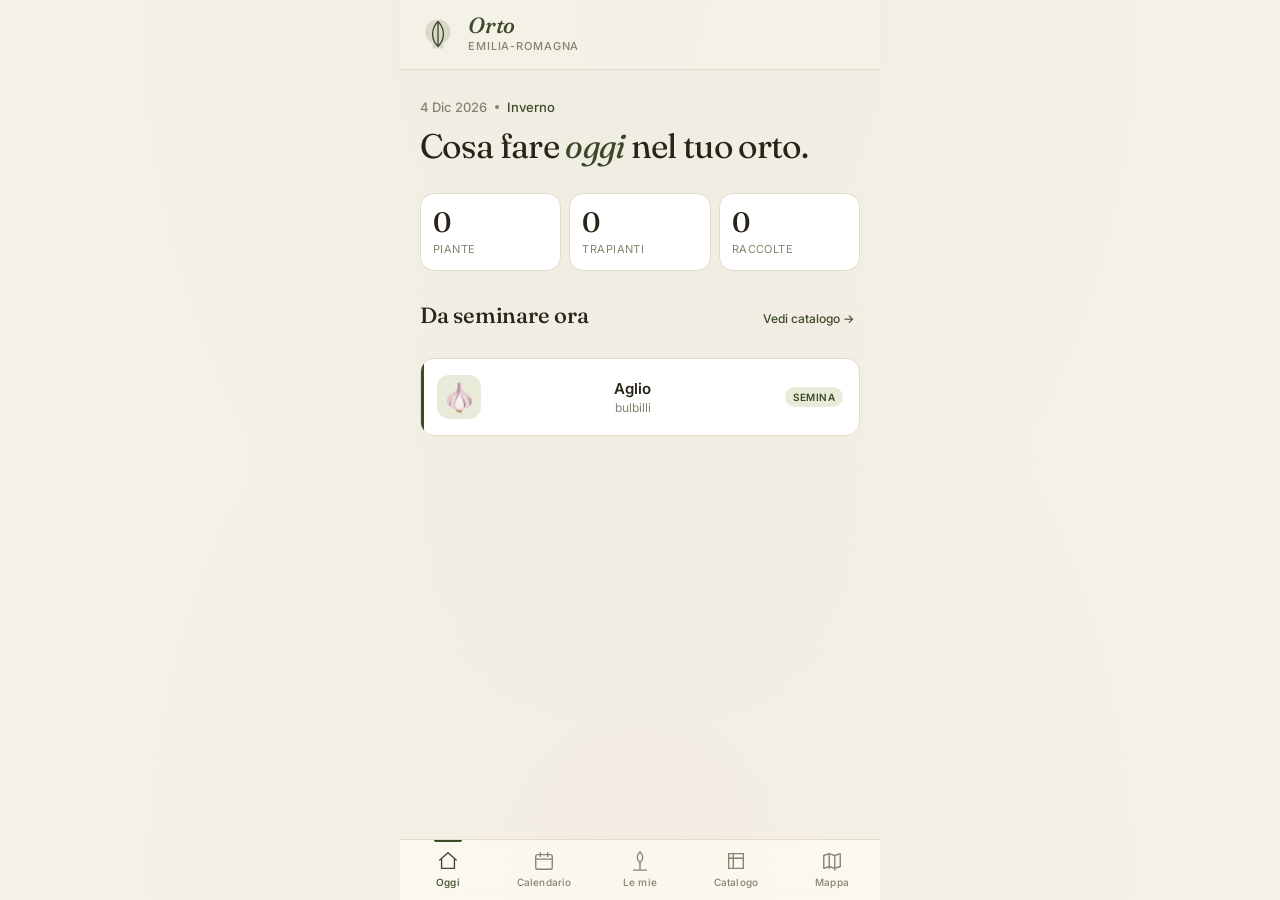
<file: orto-app/index.html>
<!DOCTYPE html>
<html lang="it">
<head>
  <meta charset="UTF-8">
  <meta name="viewport" content="width=device-width, initial-scale=1.0, maximum-scale=1.0, user-scalable=no">
  <meta name="theme-color" content="#3d4a2a">
  <meta name="description" content="Pianificatore per il tuo orto">
  <title>Orto · Pianificatore</title>
  <link rel="manifest" href="manifest.json">
  <link rel="icon" type="image/svg+xml" href="icons/icon.svg">
  <link rel="apple-touch-icon" href="icons/icon-192.png">
  <link rel="preconnect" href="https://fonts.googleapis.com">
  <link rel="preconnect" href="https://fonts.gstatic.com" crossorigin>
  <link href="https://fonts.googleapis.com/css2?family=Fraunces:opsz,wght@9..144,300;9..144,400;9..144,500;9..144,600;9..144,700&family=Inter:wght@400;500;600&display=swap" rel="stylesheet">
  <link rel="stylesheet" href="styles.css">
</head>
<body>
  <div class="app">
    <!-- Header -->
    <header class="header">
      <div class="header-inner">
        <div class="brand">
          <svg class="brand-mark" viewBox="0 0 40 40" fill="none" xmlns="http://www.w3.org/2000/svg">
            <path d="M20 4 C12 4, 6 10, 6 18 C6 24, 10 28, 14 30 L14 36 L26 36 L26 30 C30 28, 34 24, 34 18 C34 10, 28 4, 20 4 Z" fill="currentColor" opacity="0.15"/>
            <path d="M20 6 C20 6, 14 12, 14 20 C14 28, 20 34, 20 34 M20 6 C20 6, 26 12, 26 20 C26 28, 20 34, 20 34 M20 6 L20 34" stroke="currentColor" stroke-width="1.5" stroke-linecap="round"/>
          </svg>
          <div>
            <h1 class="brand-name">Orto</h1>
            <p class="brand-sub">Emilia-Romagna</p>
          </div>
        </div>
        <button id="installBtn" class="install-btn" hidden>Installa</button>
      </div>
    </header>

    <!-- Main content -->
    <main id="main" class="main">
      <!-- Le viste vengono iniettate da JS -->
    </main>

    <!-- Bottom nav -->
    <nav class="nav">
      <button class="nav-btn active" data-view="home">
        <svg viewBox="0 0 24 24" fill="none" stroke="currentColor" stroke-width="1.5"><path d="M3 11l9-8 9 8M5 10v10h14V10" stroke-linecap="round" stroke-linejoin="round"/></svg>
        <span>Oggi</span>
      </button>
      <button class="nav-btn" data-view="calendar">
        <svg viewBox="0 0 24 24" fill="none" stroke="currentColor" stroke-width="1.5"><rect x="3" y="5" width="18" height="16" rx="2"/><path d="M3 10h18M8 3v4M16 3v4" stroke-linecap="round"/></svg>
        <span>Calendario</span>
      </button>
      <button class="nav-btn" data-view="garden">
        <svg viewBox="0 0 24 24" fill="none" stroke="currentColor" stroke-width="1.5"><path d="M12 2C8 6 8 10 12 14C16 10 16 6 12 2zM12 14v8M5 22h14" stroke-linecap="round" stroke-linejoin="round"/></svg>
        <span>Le mie</span>
      </button>
      <button class="nav-btn" data-view="catalog">
        <svg viewBox="0 0 24 24" fill="none" stroke="currentColor" stroke-width="1.5"><path d="M4 4h16v16H4zM4 9h16M9 4v16" stroke-linecap="round"/></svg>
        <span>Catalogo</span>
      </button>
      <button class="nav-btn" data-view="map">
        <svg viewBox="0 0 24 24" fill="none" stroke="currentColor" stroke-width="1.5"><path d="M3 6l6-2 6 2 6-2v14l-6 2-6-2-6 2zM9 4v16M15 6v16" stroke-linecap="round" stroke-linejoin="round"/></svg>
        <span>Mappa</span>
      </button>
    </nav>
  </div>

  <!-- Modal generico -->
  <div id="modal" class="modal" hidden>
    <div class="modal-backdrop"></div>
    <div class="modal-sheet">
      <div class="modal-handle"></div>
      <div id="modalContent" class="modal-content"></div>
    </div>
  </div>

  <script src="data.js"></script>
  <script src="app.js"></script>
</body>
</html>
</file>
<file: orto-app/styles.css>
/* ============================================
   ORTO · Pianificatore
   Estetica: editoriale-organica, tipografia Fraunces
   ============================================ */

:root {
  /* Palette terra/foglia */
  --bg: #f5f1e8;
  --bg-elev: #fbf8f0;
  --surface: #ffffff;
  --ink: #2a2418;
  --ink-soft: #4a4434;
  --ink-muted: #8a8270;
  --line: #e3dcc8;
  --line-soft: #ede6d0;

  --leaf: #3d4a2a;
  --leaf-bright: #5a6e3d;
  --leaf-soft: #e8ebd8;

  --terra: #a85d3a;
  --terra-soft: #f4e4d4;

  --sun: #d4a017;
  --sun-soft: #f5ecc8;

  --sky: #6b8a9e;

  --radius-sm: 8px;
  --radius: 14px;
  --radius-lg: 22px;

  --shadow-sm: 0 1px 2px rgba(42, 36, 24, 0.05), 0 1px 4px rgba(42, 36, 24, 0.04);
  --shadow: 0 2px 8px rgba(42, 36, 24, 0.06), 0 4px 16px rgba(42, 36, 24, 0.04);
  --shadow-lg: 0 8px 32px rgba(42, 36, 24, 0.12);

  --font-display: 'Fraunces', Georgia, serif;
  --font-body: 'Inter', -apple-system, BlinkMacSystemFont, sans-serif;
}

* {
  box-sizing: border-box;
  -webkit-tap-highlight-color: transparent;
}

html, body {
  margin: 0;
  padding: 0;
  height: 100%;
  overscroll-behavior: none;
}

body {
  font-family: var(--font-body);
  color: var(--ink);
  background: var(--bg);
  background-image:
    radial-gradient(ellipse at top, rgba(90, 110, 61, 0.04), transparent 60%),
    radial-gradient(ellipse at bottom, rgba(168, 93, 58, 0.03), transparent 60%);
  font-size: 15px;
  line-height: 1.5;
  -webkit-font-smoothing: antialiased;
  user-select: none;
}

button {
  font-family: inherit;
  border: none;
  background: none;
  cursor: pointer;
  color: inherit;
}

/* ============================================
   LAYOUT
   ============================================ */

.app {
  display: flex;
  flex-direction: column;
  min-height: 100vh;
  min-height: 100dvh;
  max-width: 480px;
  margin: 0 auto;
  position: relative;
}

.header {
  position: sticky;
  top: 0;
  z-index: 10;
  background: rgba(245, 241, 232, 0.85);
  backdrop-filter: blur(12px);
  -webkit-backdrop-filter: blur(12px);
  border-bottom: 1px solid var(--line);
}

.header-inner {
  display: flex;
  align-items: center;
  justify-content: space-between;
  padding: 14px 20px;
}

.brand {
  display: flex;
  align-items: center;
  gap: 12px;
}

.brand-mark {
  width: 36px;
  height: 36px;
  color: var(--leaf);
}

.brand-name {
  font-family: var(--font-display);
  font-size: 22px;
  font-weight: 500;
  font-style: italic;
  margin: 0;
  letter-spacing: -0.01em;
  color: var(--leaf);
  line-height: 1;
}

.brand-sub {
  font-size: 11px;
  margin: 2px 0 0;
  color: var(--ink-muted);
  letter-spacing: 0.08em;
  text-transform: uppercase;
  font-weight: 500;
}

.install-btn {
  font-size: 13px;
  font-weight: 500;
  padding: 8px 14px;
  background: var(--leaf);
  color: white;
  border-radius: 100px;
  transition: transform 0.15s ease;
}

.install-btn:active {
  transform: scale(0.95);
}

.main {
  flex: 1;
  padding: 20px 20px 100px;
  overflow-x: hidden;
}

/* ============================================
   BOTTOM NAV
   ============================================ */

.nav {
  position: fixed;
  bottom: 0;
  left: 50%;
  transform: translateX(-50%);
  width: 100%;
  max-width: 480px;
  display: grid;
  grid-template-columns: repeat(5, 1fr);
  background: rgba(251, 248, 240, 0.95);
  backdrop-filter: blur(16px);
  -webkit-backdrop-filter: blur(16px);
  border-top: 1px solid var(--line);
  padding-bottom: env(safe-area-inset-bottom, 0);
  z-index: 10;
}

.nav-btn {
  display: flex;
  flex-direction: column;
  align-items: center;
  gap: 4px;
  padding: 10px 4px 12px;
  font-size: 10px;
  font-weight: 500;
  color: var(--ink-muted);
  letter-spacing: 0.02em;
  transition: color 0.2s ease;
  position: relative;
}

.nav-btn svg {
  width: 22px;
  height: 22px;
}

.nav-btn.active {
  color: var(--leaf);
}

.nav-btn.active::before {
  content: '';
  position: absolute;
  top: 0;
  left: 50%;
  transform: translateX(-50%);
  width: 28px;
  height: 2px;
  background: var(--leaf);
  border-radius: 0 0 2px 2px;
}

/* ============================================
   TYPOGRAFIA
   ============================================ */

.eyebrow {
  font-size: 11px;
  letter-spacing: 0.12em;
  text-transform: uppercase;
  color: var(--ink-muted);
  font-weight: 500;
  margin: 0 0 6px;
}

.display {
  font-family: var(--font-display);
  font-weight: 400;
  font-size: 34px;
  line-height: 1.05;
  letter-spacing: -0.02em;
  color: var(--ink);
  margin: 0;
}

.display em {
  font-style: italic;
  color: var(--leaf);
}

.section-title {
  font-family: var(--font-display);
  font-size: 22px;
  font-weight: 500;
  margin: 0 0 12px;
  letter-spacing: -0.01em;
}

/* ============================================
   HOME
   ============================================ */

.hero {
  margin: 8px 0 28px;
  animation: fadeIn 0.5s ease;
}

.hero-meta {
  display: flex;
  align-items: center;
  gap: 8px;
  margin-bottom: 12px;
}

.hero-date {
  font-size: 13px;
  color: var(--ink-muted);
  font-weight: 500;
}

.hero-dot {
  width: 4px;
  height: 4px;
  border-radius: 50%;
  background: var(--ink-muted);
}

.hero-season {
  font-size: 13px;
  color: var(--leaf);
  font-weight: 500;
}

.summary-grid {
  display: grid;
  grid-template-columns: repeat(3, 1fr);
  gap: 8px;
  margin-bottom: 28px;
}

.stat {
  background: var(--surface);
  border: 1px solid var(--line);
  border-radius: var(--radius);
  padding: 14px 12px;
  text-align: left;
  transition: all 0.2s ease;
}

.stat:active {
  transform: scale(0.97);
}

.stat-value {
  font-family: var(--font-display);
  font-size: 28px;
  font-weight: 500;
  line-height: 1;
  color: var(--ink);
  letter-spacing: -0.02em;
}

.stat-label {
  font-size: 11px;
  color: var(--ink-muted);
  margin-top: 6px;
  letter-spacing: 0.04em;
}

.task-list {
  display: flex;
  flex-direction: column;
  gap: 10px;
}

.task {
  background: var(--surface);
  border: 1px solid var(--line);
  border-radius: var(--radius);
  padding: 16px;
  display: flex;
  align-items: center;
  gap: 14px;
  transition: all 0.2s ease;
  position: relative;
  overflow: hidden;
}

.task::before {
  content: '';
  position: absolute;
  left: 0;
  top: 0;
  bottom: 0;
  width: 3px;
  background: var(--leaf);
}

.task[data-type="trapianto"]::before { background: var(--terra); }
.task[data-type="raccolta"]::before { background: var(--sun); }

.task:active {
  transform: scale(0.98);
}

.task-emoji {
  font-size: 28px;
  width: 44px;
  height: 44px;
  display: flex;
  align-items: center;
  justify-content: center;
  background: var(--leaf-soft);
  border-radius: 12px;
  flex-shrink: 0;
}

.task[data-type="trapianto"] .task-emoji { background: var(--terra-soft); }
.task[data-type="raccolta"] .task-emoji { background: var(--sun-soft); }

.task-body {
  flex: 1;
  min-width: 0;
}

.task-title {
  font-weight: 600;
  font-size: 15px;
  margin-bottom: 2px;
  overflow: hidden;
  text-overflow: ellipsis;
  white-space: nowrap;
}

.task-sub {
  font-size: 12px;
  color: var(--ink-muted);
}

.task-badge {
  font-size: 10px;
  font-weight: 600;
  padding: 4px 8px;
  border-radius: 100px;
  background: var(--leaf-soft);
  color: var(--leaf);
  letter-spacing: 0.04em;
  text-transform: uppercase;
  flex-shrink: 0;
}

.task[data-type="trapianto"] .task-badge { background: var(--terra-soft); color: var(--terra); }
.task[data-type="raccolta"] .task-badge { background: var(--sun-soft); color: #8a6a0a; }

.empty {
  text-align: center;
  padding: 40px 20px;
  color: var(--ink-muted);
}

.empty-mark {
  font-family: var(--font-display);
  font-size: 48px;
  font-style: italic;
  color: var(--leaf);
  opacity: 0.4;
  margin-bottom: 8px;
}

.empty-title {
  font-family: var(--font-display);
  font-size: 18px;
  margin-bottom: 4px;
  color: var(--ink);
}

.empty-text {
  font-size: 13px;
  margin-bottom: 16px;
}

.btn-primary {
  display: inline-flex;
  align-items: center;
  gap: 6px;
  background: var(--leaf);
  color: white;
  padding: 10px 18px;
  border-radius: 100px;
  font-size: 14px;
  font-weight: 500;
  transition: all 0.2s ease;
}

.btn-primary:active {
  transform: scale(0.96);
  background: var(--leaf-bright);
}

.section {
  margin-bottom: 28px;
}

.section-header {
  display: flex;
  align-items: baseline;
  justify-content: space-between;
  margin-bottom: 14px;
}

.section-link {
  font-size: 12px;
  color: var(--leaf);
  font-weight: 500;
}

/* ============================================
   CALENDARIO
   ============================================ */

.month-nav {
  display: flex;
  align-items: center;
  justify-content: space-between;
  margin-bottom: 20px;
}

.month-title {
  font-family: var(--font-display);
  font-size: 22px;
  font-weight: 500;
  margin: 0;
  letter-spacing: -0.01em;
}

.month-arrow {
  width: 36px;
  height: 36px;
  display: flex;
  align-items: center;
  justify-content: center;
  background: var(--surface);
  border: 1px solid var(--line);
  border-radius: 50%;
  color: var(--ink);
  transition: all 0.2s ease;
}

.month-arrow:active {
  transform: scale(0.92);
  background: var(--leaf-soft);
}

.cal-grid {
  display: grid;
  grid-template-columns: repeat(7, 1fr);
  gap: 4px;
  margin-bottom: 24px;
}

.cal-dow {
  font-size: 10px;
  text-align: center;
  color: var(--ink-muted);
  letter-spacing: 0.08em;
  text-transform: uppercase;
  padding: 4px 0;
  font-weight: 500;
}

.cal-day {
  aspect-ratio: 1;
  display: flex;
  flex-direction: column;
  align-items: center;
  justify-content: center;
  font-size: 14px;
  font-weight: 500;
  border-radius: 8px;
  position: relative;
  transition: all 0.15s ease;
  background: var(--surface);
  border: 1px solid transparent;
}

.cal-day.empty {
  background: transparent;
  padding: 0;
}

.cal-day.has-event {
  border-color: var(--line);
}

.cal-day.today {
  background: var(--leaf);
  color: white;
}

.cal-day:active:not(.empty) {
  transform: scale(0.93);
}

.cal-dots {
  display: flex;
  gap: 2px;
  position: absolute;
  bottom: 5px;
}

.cal-dot {
  width: 4px;
  height: 4px;
  border-radius: 50%;
  background: var(--leaf);
}

.cal-dot.trapianto { background: var(--terra); }
.cal-dot.raccolta { background: var(--sun); }

.legend {
  display: flex;
  gap: 16px;
  font-size: 12px;
  color: var(--ink-muted);
  margin-bottom: 20px;
  flex-wrap: wrap;
}

.legend-item {
  display: flex;
  align-items: center;
  gap: 6px;
}

.legend-dot {
  width: 8px;
  height: 8px;
  border-radius: 50%;
  background: var(--leaf);
}

.legend-dot.trapianto { background: var(--terra); }
.legend-dot.raccolta { background: var(--sun); }

/* ============================================
   CATALOGO
   ============================================ */

.search-bar {
  display: flex;
  align-items: center;
  gap: 10px;
  background: var(--surface);
  border: 1px solid var(--line);
  border-radius: 100px;
  padding: 10px 16px;
  margin-bottom: 20px;
}

.search-bar svg {
  width: 16px;
  height: 16px;
  color: var(--ink-muted);
  flex-shrink: 0;
}

.search-bar input {
  flex: 1;
  border: none;
  outline: none;
  background: none;
  font-family: inherit;
  font-size: 14px;
  color: var(--ink);
}

.search-bar input::placeholder {
  color: var(--ink-muted);
}

.filter-chips {
  display: flex;
  gap: 8px;
  overflow-x: auto;
  padding-bottom: 8px;
  margin: 0 -20px 16px;
  padding-left: 20px;
  padding-right: 20px;
  scrollbar-width: none;
}

.filter-chips::-webkit-scrollbar {
  display: none;
}

.chip {
  padding: 6px 14px;
  border-radius: 100px;
  background: var(--surface);
  border: 1px solid var(--line);
  font-size: 12px;
  font-weight: 500;
  color: var(--ink-soft);
  white-space: nowrap;
  flex-shrink: 0;
  transition: all 0.15s ease;
}

.chip.active {
  background: var(--leaf);
  border-color: var(--leaf);
  color: white;
}

.veg-grid {
  display: grid;
  grid-template-columns: repeat(2, 1fr);
  gap: 10px;
}

.veg-card {
  background: var(--surface);
  border: 1px solid var(--line);
  border-radius: var(--radius);
  padding: 16px 14px;
  text-align: left;
  transition: all 0.2s ease;
  position: relative;
  overflow: hidden;
}

.veg-card:active {
  transform: scale(0.97);
}

.veg-emoji {
  font-size: 32px;
  margin-bottom: 8px;
  display: block;
}

.veg-name {
  font-family: var(--font-display);
  font-size: 17px;
  font-weight: 500;
  margin: 0 0 2px;
  letter-spacing: -0.01em;
}

.veg-fam {
  font-size: 11px;
  color: var(--ink-muted);
  letter-spacing: 0.04em;
}

.veg-status {
  position: absolute;
  top: 12px;
  right: 12px;
  width: 8px;
  height: 8px;
  border-radius: 50%;
  background: var(--leaf-bright);
  box-shadow: 0 0 0 3px var(--leaf-soft);
}

/* ============================================
   LE MIE PIANTE
   ============================================ */

.plant-card {
  background: var(--surface);
  border: 1px solid var(--line);
  border-radius: var(--radius);
  padding: 16px;
  margin-bottom: 10px;
  transition: all 0.2s ease;
}

.plant-card:active {
  transform: scale(0.99);
}

.plant-head {
  display: flex;
  align-items: center;
  gap: 12px;
  margin-bottom: 12px;
}

.plant-emoji {
  font-size: 28px;
  width: 44px;
  height: 44px;
  display: flex;
  align-items: center;
  justify-content: center;
  background: var(--leaf-soft);
  border-radius: 12px;
}

.plant-name {
  font-family: var(--font-display);
  font-size: 18px;
  font-weight: 500;
  margin: 0;
  letter-spacing: -0.01em;
}

.plant-meta {
  font-size: 12px;
  color: var(--ink-muted);
  margin-top: 1px;
}

.plant-delete {
  margin-left: auto;
  width: 32px;
  height: 32px;
  display: flex;
  align-items: center;
  justify-content: center;
  border-radius: 50%;
  color: var(--ink-muted);
  transition: all 0.15s;
}

.plant-delete:active {
  background: var(--terra-soft);
  color: var(--terra);
}

.timeline {
  display: grid;
  grid-template-columns: 1fr 1fr 1fr;
  gap: 4px;
  position: relative;
}

.timeline-item {
  text-align: center;
  padding: 8px 4px;
  border-radius: 8px;
  background: var(--bg);
  position: relative;
}

.timeline-item.done {
  background: var(--leaf-soft);
}

.timeline-item.current {
  background: var(--leaf);
  color: white;
}

.timeline-label {
  font-size: 9px;
  letter-spacing: 0.08em;
  text-transform: uppercase;
  font-weight: 600;
  opacity: 0.7;
  margin-bottom: 2px;
}

.timeline-date {
  font-size: 12px;
  font-weight: 600;
}

/* ============================================
   MAPPA
   ============================================ */

.map-toolbar {
  display: flex;
  gap: 8px;
  margin-bottom: 16px;
}

.map-tool {
  flex: 1;
  padding: 10px;
  background: var(--surface);
  border: 1px solid var(--line);
  border-radius: var(--radius-sm);
  font-size: 12px;
  font-weight: 500;
  color: var(--ink-soft);
  transition: all 0.15s;
}

.map-tool.active {
  background: var(--leaf);
  border-color: var(--leaf);
  color: white;
}

.map-canvas {
  width: 100%;
  aspect-ratio: 1;
  background: var(--bg-elev);
  border: 1px solid var(--line);
  border-radius: var(--radius);
  background-image:
    linear-gradient(var(--line-soft) 1px, transparent 1px),
    linear-gradient(90deg, var(--line-soft) 1px, transparent 1px);
  background-size: 25px 25px;
  position: relative;
  overflow: hidden;
  touch-action: none;
}

.bed {
  position: absolute;
  background: var(--terra-soft);
  border: 2px solid var(--terra);
  border-radius: 4px;
  display: flex;
  align-items: center;
  justify-content: center;
  font-size: 20px;
  cursor: pointer;
  transition: transform 0.15s ease;
}

.bed:active {
  transform: scale(0.95);
}

.map-info {
  margin-top: 12px;
  padding: 12px 14px;
  background: var(--leaf-soft);
  border-radius: var(--radius-sm);
  font-size: 12px;
  color: var(--leaf);
  line-height: 1.5;
}

/* ============================================
   MODAL / SHEET
   ============================================ */

.modal {
  position: fixed;
  inset: 0;
  z-index: 100;
}

.modal-backdrop {
  position: absolute;
  inset: 0;
  background: rgba(42, 36, 24, 0.4);
  backdrop-filter: blur(4px);
  -webkit-backdrop-filter: blur(4px);
  animation: fadeIn 0.2s ease;
}

.modal-sheet {
  position: absolute;
  bottom: 0;
  left: 0;
  right: 0;
  background: var(--bg-elev);
  border-radius: var(--radius-lg) var(--radius-lg) 0 0;
  max-height: 90vh;
  overflow-y: auto;
  padding-bottom: env(safe-area-inset-bottom, 20px);
  animation: slideUp 0.3s cubic-bezier(0.16, 1, 0.3, 1);
}

.modal-handle {
  width: 36px;
  height: 4px;
  background: var(--line);
  border-radius: 100px;
  margin: 10px auto 0;
}

.modal-content {
  padding: 16px 24px 24px;
}

.modal-emoji {
  font-size: 56px;
  text-align: center;
  margin: 8px 0;
}

.modal-title {
  font-family: var(--font-display);
  font-size: 28px;
  font-weight: 500;
  text-align: center;
  margin: 0 0 4px;
  letter-spacing: -0.02em;
}

.modal-subtitle {
  text-align: center;
  font-size: 13px;
  color: var(--ink-muted);
  margin-bottom: 20px;
  letter-spacing: 0.04em;
}

.info-row {
  display: flex;
  padding: 12px 0;
  border-bottom: 1px solid var(--line);
  gap: 12px;
}

.info-row:last-child {
  border-bottom: none;
}

.info-label {
  font-size: 12px;
  color: var(--ink-muted);
  letter-spacing: 0.06em;
  text-transform: uppercase;
  font-weight: 500;
  width: 110px;
  flex-shrink: 0;
  padding-top: 1px;
}

.info-value {
  font-size: 14px;
  color: var(--ink);
  flex: 1;
}

.month-strip {
  display: flex;
  gap: 3px;
  margin-top: 6px;
}

.month-cell {
  flex: 1;
  aspect-ratio: 1;
  display: flex;
  align-items: center;
  justify-content: center;
  font-size: 9px;
  font-weight: 600;
  background: var(--bg);
  color: var(--ink-muted);
  border-radius: 3px;
}

.month-cell.active {
  background: var(--leaf);
  color: white;
}

.month-cell.active.trapianto { background: var(--terra); }
.month-cell.active.raccolta { background: var(--sun); color: #5a4400; }

.tag-list {
  display: flex;
  gap: 6px;
  flex-wrap: wrap;
}

.tag {
  font-size: 11px;
  padding: 3px 8px;
  border-radius: 100px;
  background: var(--leaf-soft);
  color: var(--leaf);
  font-weight: 500;
}

.tag.danger {
  background: var(--terra-soft);
  color: var(--terra);
}

.action-bar {
  display: flex;
  gap: 8px;
  margin-top: 24px;
}

.btn-full {
  flex: 1;
  padding: 14px;
  border-radius: 12px;
  font-size: 15px;
  font-weight: 600;
  transition: all 0.2s ease;
}

.btn-full.primary {
  background: var(--leaf);
  color: white;
}

.btn-full.primary:active {
  transform: scale(0.98);
  background: var(--leaf-bright);
}

.btn-full.secondary {
  background: var(--surface);
  color: var(--ink);
  border: 1px solid var(--line);
}

.form-group {
  margin-bottom: 16px;
}

.form-label {
  display: block;
  font-size: 12px;
  font-weight: 500;
  color: var(--ink-muted);
  letter-spacing: 0.06em;
  text-transform: uppercase;
  margin-bottom: 6px;
}

.form-input {
  width: 100%;
  padding: 12px 14px;
  border: 1px solid var(--line);
  border-radius: var(--radius-sm);
  background: var(--surface);
  font-family: inherit;
  font-size: 15px;
  color: var(--ink);
  outline: none;
  transition: border-color 0.15s ease;
}

.form-input:focus {
  border-color: var(--leaf);
}

/* ============================================
   ANIMAZIONI
   ============================================ */

@keyframes fadeIn {
  from { opacity: 0; transform: translateY(8px); }
  to { opacity: 1; transform: translateY(0); }
}

@keyframes slideUp {
  from { transform: translateY(100%); }
  to { transform: translateY(0); }
}

.fade-in {
  animation: fadeIn 0.3s ease;
}

.fade-in-stagger > * {
  animation: fadeIn 0.4s ease backwards;
}

.fade-in-stagger > *:nth-child(1) { animation-delay: 0.05s; }
.fade-in-stagger > *:nth-child(2) { animation-delay: 0.1s; }
.fade-in-stagger > *:nth-child(3) { animation-delay: 0.15s; }
.fade-in-stagger > *:nth-child(4) { animation-delay: 0.2s; }
.fade-in-stagger > *:nth-child(5) { animation-delay: 0.25s; }
.fade-in-stagger > *:nth-child(6) { animation-delay: 0.3s; }
.fade-in-stagger > *:nth-child(7) { animation-delay: 0.35s; }
.fade-in-stagger > *:nth-child(8) { animation-delay: 0.4s; }
</file>
